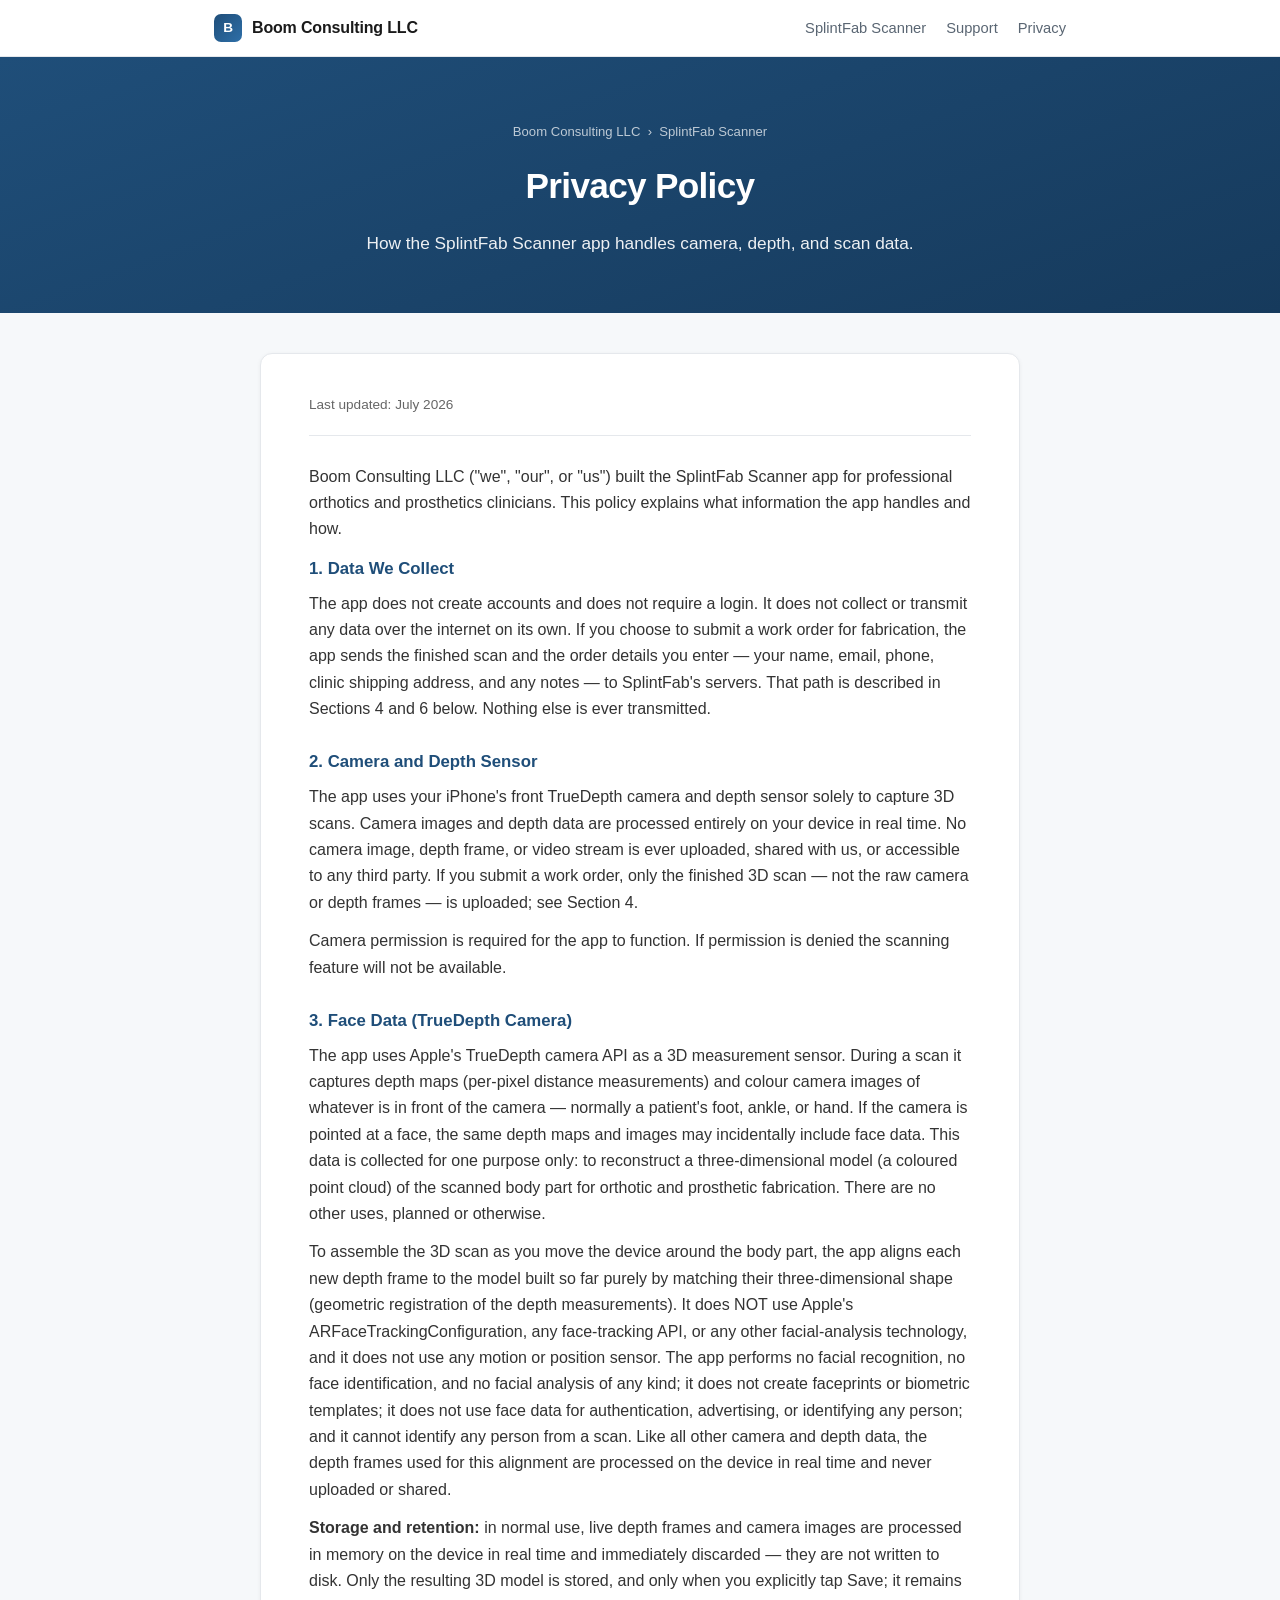
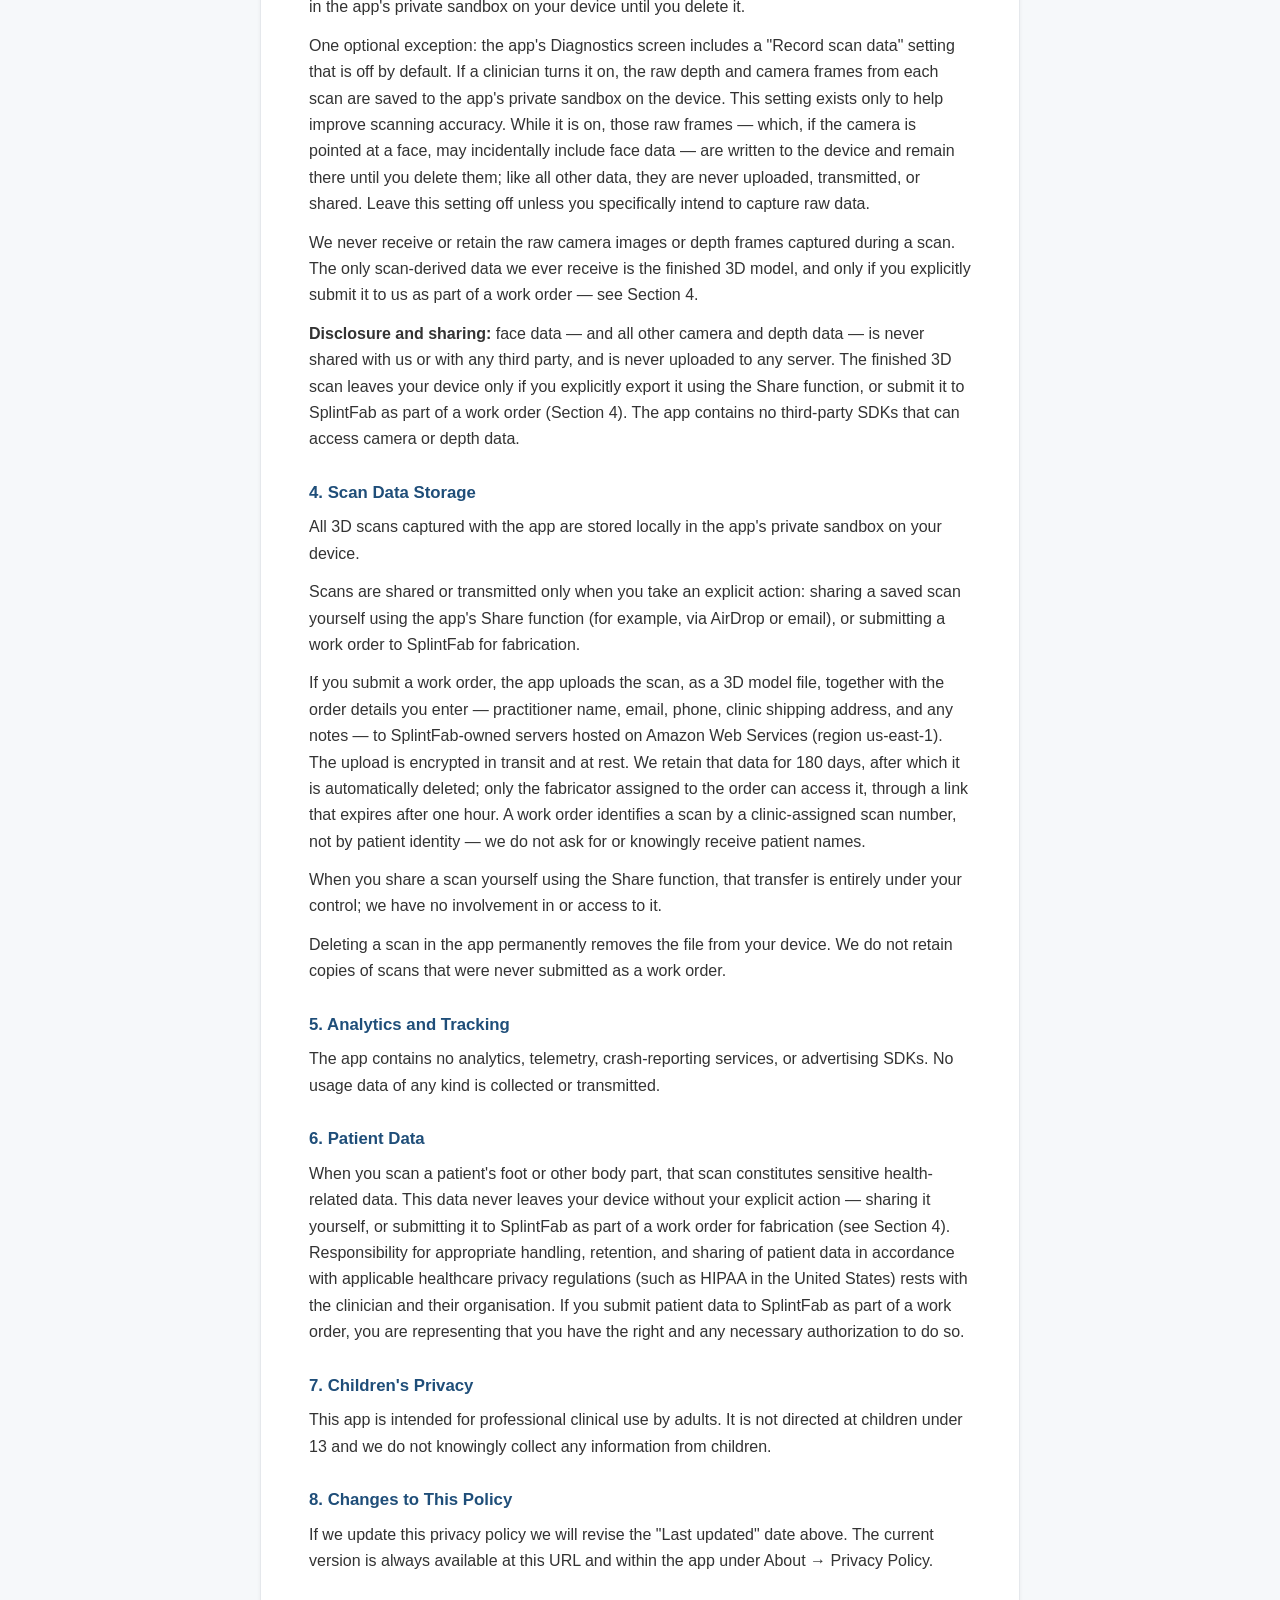
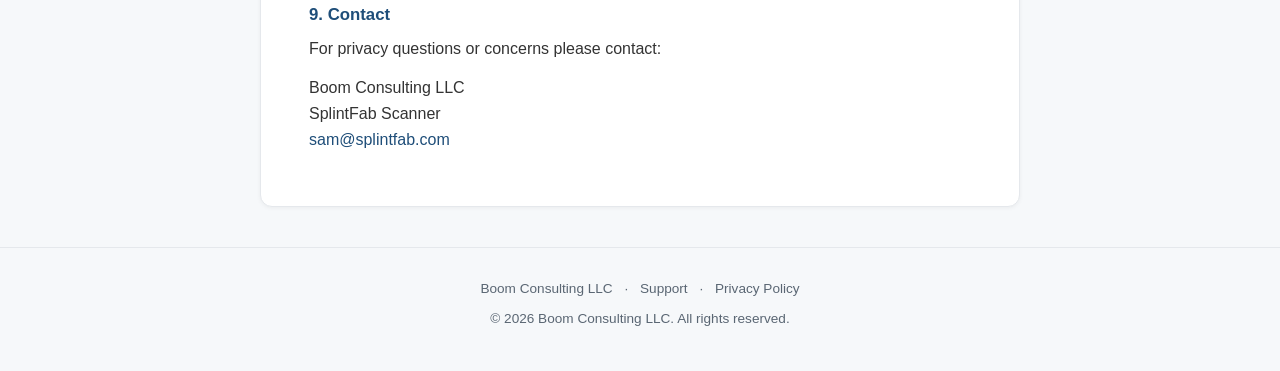
<file: privacy/index.html>
<!DOCTYPE html>
<html lang="en">
<head>
  <meta charset="UTF-8">
  <meta name="viewport" content="width=device-width, initial-scale=1.0">
  <title>Privacy Policy — SplintFab Scanner</title>
  <meta name="description" content="Privacy policy for the SplintFab Scanner iOS app by Boom Consulting LLC.">
  <link rel="stylesheet" href="../style.css">
</head>
<body>

<nav>
  <div class="nav-inner">
    <a class="brand" href="https://boomcon.space/"><span class="mark">B</span> Boom Consulting LLC</a>
    <div class="nav-links">
      <a href="https://boomcon.space/splintfab/">SplintFab Scanner</a>
      <a href="../support/">Support</a>
      <a href="../privacy/">Privacy</a>
    </div>
  </div>
</nav>

<header class="hero">
  <div class="crumb"><a href="https://boomcon.space/">Boom Consulting LLC</a> &nbsp;&rsaquo;&nbsp; <a href="https://boomcon.space/splintfab/">SplintFab Scanner</a></div>
  <h1>Privacy Policy</h1>
  <p>How the SplintFab Scanner app handles camera, depth, and scan data.</p>
</header>

<main>
  <p class="meta">Last updated: July 2026</p>

  <p>Boom Consulting LLC ("we", "our", or "us") built the SplintFab Scanner app for professional orthotics and prosthetics clinicians. This policy explains what information the app handles and how.</p>

  <h2>1. Data We Collect</h2>
  <p>The app does not create accounts and does not require a login. It does not collect or transmit any data over the internet on its own. If you choose to submit a work order for fabrication, the app sends the finished scan and the order details you enter &mdash; your name, email, phone, clinic shipping address, and any notes &mdash; to SplintFab's servers. That path is described in Sections 4 and 6 below. Nothing else is ever transmitted.</p>

  <h2>2. Camera and Depth Sensor</h2>
  <p>The app uses your iPhone's front TrueDepth camera and depth sensor solely to capture 3D scans. Camera images and depth data are processed entirely on your device in real time. No camera image, depth frame, or video stream is ever uploaded, shared with us, or accessible to any third party. If you submit a work order, only the finished 3D scan &mdash; not the raw camera or depth frames &mdash; is uploaded; see Section 4.</p>
  <p>Camera permission is required for the app to function. If permission is denied the scanning feature will not be available.</p>

  <h2>3. Face Data (TrueDepth Camera)</h2>
  <p>The app uses Apple's TrueDepth camera API as a 3D measurement sensor. During a scan it captures depth maps (per-pixel distance measurements) and colour camera images of whatever is in front of the camera &mdash; normally a patient's foot, ankle, or hand. If the camera is pointed at a face, the same depth maps and images may incidentally include face data. This data is collected for one purpose only: to reconstruct a three-dimensional model (a coloured point cloud) of the scanned body part for orthotic and prosthetic fabrication. There are no other uses, planned or otherwise.</p>
  <p>To assemble the 3D scan as you move the device around the body part, the app aligns each new depth frame to the model built so far purely by matching their three-dimensional shape (geometric registration of the depth measurements). It does NOT use Apple's ARFaceTrackingConfiguration, any face-tracking API, or any other facial-analysis technology, and it does not use any motion or position sensor. The app performs no facial recognition, no face identification, and no facial analysis of any kind; it does not create faceprints or biometric templates; it does not use face data for authentication, advertising, or identifying any person; and it cannot identify any person from a scan. Like all other camera and depth data, the depth frames used for this alignment are processed on the device in real time and never uploaded or shared.</p>
  <p><strong>Storage and retention:</strong> in normal use, live depth frames and camera images are processed in memory on the device in real time and immediately discarded &mdash; they are not written to disk. Only the resulting 3D model is stored, and only when you explicitly tap Save; it remains in the app's private sandbox on your device until you delete it.</p>
  <p>One optional exception: the app's Diagnostics screen includes a "Record scan data" setting that is off by default. If a clinician turns it on, the raw depth and camera frames from each scan are saved to the app's private sandbox on the device. This setting exists only to help improve scanning accuracy. While it is on, those raw frames &mdash; which, if the camera is pointed at a face, may incidentally include face data &mdash; are written to the device and remain there until you delete them; like all other data, they are never uploaded, transmitted, or shared. Leave this setting off unless you specifically intend to capture raw data.</p>
  <p>We never receive or retain the raw camera images or depth frames captured during a scan. The only scan-derived data we ever receive is the finished 3D model, and only if you explicitly submit it to us as part of a work order &mdash; see Section 4.</p>
  <p><strong>Disclosure and sharing:</strong> face data &mdash; and all other camera and depth data &mdash; is never shared with us or with any third party, and is never uploaded to any server. The finished 3D scan leaves your device only if you explicitly export it using the Share function, or submit it to SplintFab as part of a work order (Section 4). The app contains no third-party SDKs that can access camera or depth data.</p>

  <h2>4. Scan Data Storage</h2>
  <p>All 3D scans captured with the app are stored locally in the app's private sandbox on your device.</p>
  <p>Scans are shared or transmitted only when you take an explicit action: sharing a saved scan yourself using the app's Share function (for example, via AirDrop or email), or submitting a work order to SplintFab for fabrication.</p>
  <p>If you submit a work order, the app uploads the scan, as a 3D model file, together with the order details you enter &mdash; practitioner name, email, phone, clinic shipping address, and any notes &mdash; to SplintFab-owned servers hosted on Amazon Web Services (region us-east-1). The upload is encrypted in transit and at rest. We retain that data for 180 days, after which it is automatically deleted; only the fabricator assigned to the order can access it, through a link that expires after one hour. A work order identifies a scan by a clinic-assigned scan number, not by patient identity &mdash; we do not ask for or knowingly receive patient names.</p>
  <p>When you share a scan yourself using the Share function, that transfer is entirely under your control; we have no involvement in or access to it.</p>
  <p>Deleting a scan in the app permanently removes the file from your device. We do not retain copies of scans that were never submitted as a work order.</p>

  <h2>5. Analytics and Tracking</h2>
  <p>The app contains no analytics, telemetry, crash-reporting services, or advertising SDKs. No usage data of any kind is collected or transmitted.</p>

  <h2>6. Patient Data</h2>
  <p>When you scan a patient's foot or other body part, that scan constitutes sensitive health-related data. This data never leaves your device without your explicit action &mdash; sharing it yourself, or submitting it to SplintFab as part of a work order for fabrication (see Section 4). Responsibility for appropriate handling, retention, and sharing of patient data in accordance with applicable healthcare privacy regulations (such as HIPAA in the United States) rests with the clinician and their organisation. If you submit patient data to SplintFab as part of a work order, you are representing that you have the right and any necessary authorization to do so.</p>

  <h2>7. Children's Privacy</h2>
  <p>This app is intended for professional clinical use by adults. It is not directed at children under 13 and we do not knowingly collect any information from children.</p>

  <h2>8. Changes to This Policy</h2>
  <p>If we update this privacy policy we will revise the "Last updated" date above. The current version is always available at this URL and within the app under About &rarr; Privacy Policy.</p>

  <h2>9. Contact</h2>
  <p>For privacy questions or concerns please contact:</p>
  <p>Boom Consulting LLC<br>SplintFab Scanner<br><a href="mailto:sam@splintfab.com">sam@splintfab.com</a></p>
</main>

<footer>
  <a href="https://boomcon.space/">Boom Consulting LLC</a> &middot;
  <a href="../support/">Support</a> &middot;
  <a href="../privacy/">Privacy Policy</a>
  <div style="margin-top:8px;">&copy; 2026 Boom Consulting LLC. All rights reserved.</div>
</footer>

</body>
</html>
</file>
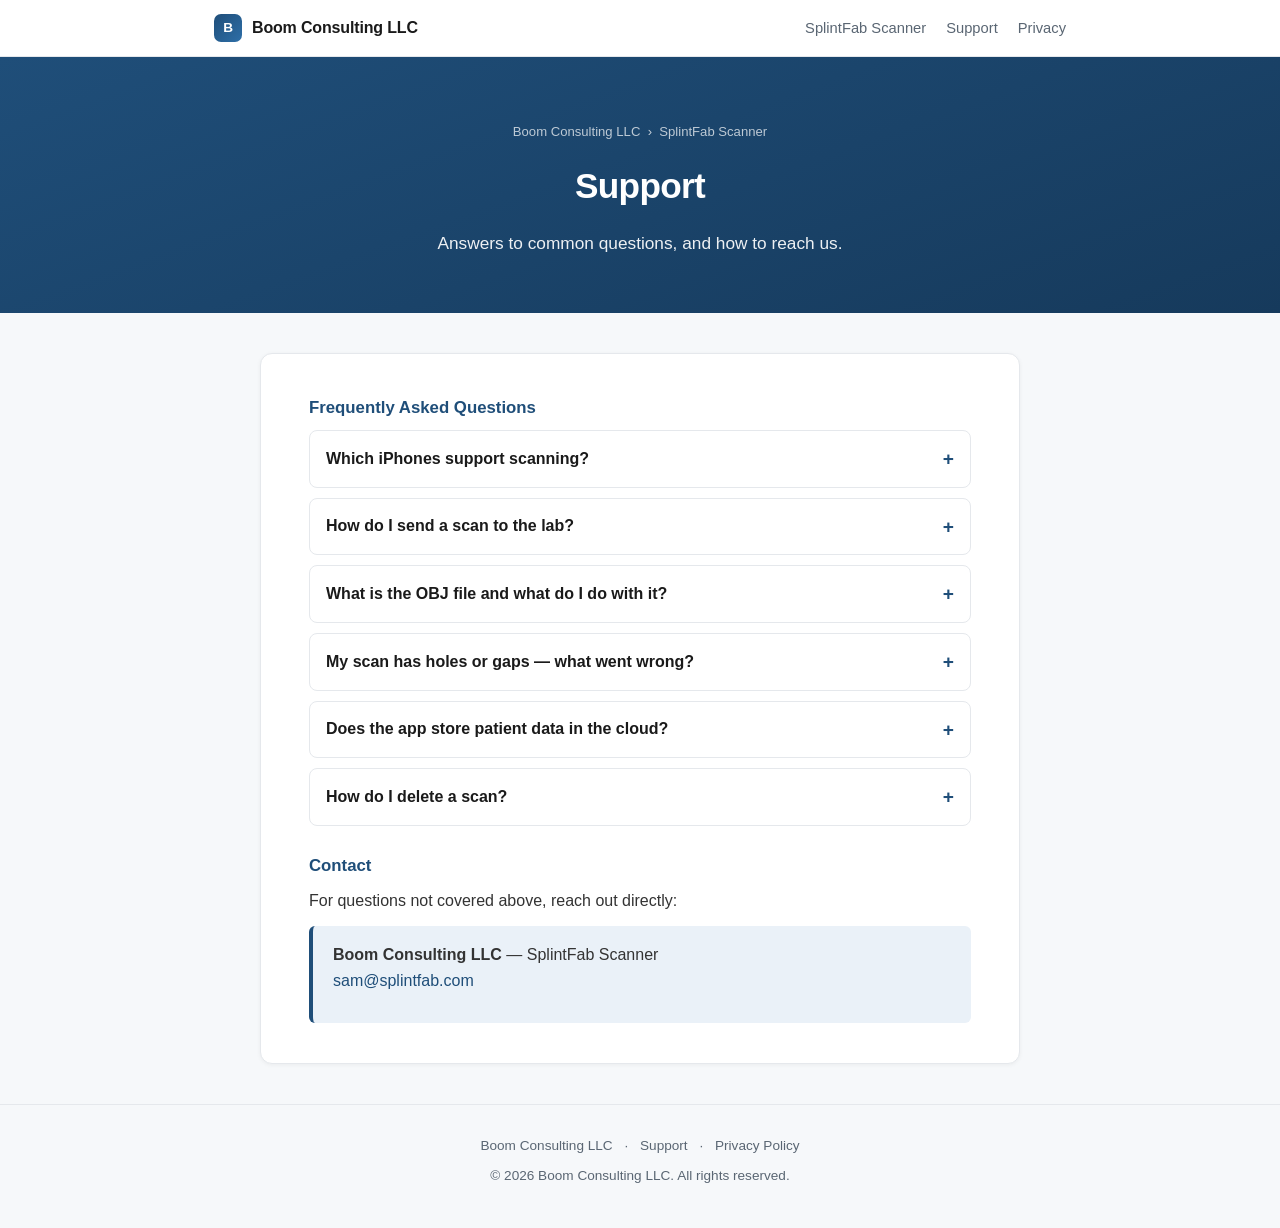
<file: support/index.html>
<!DOCTYPE html>
<html lang="en">
<head>
  <meta charset="UTF-8">
  <meta name="viewport" content="width=device-width, initial-scale=1.0">
  <title>Support — SplintFab Scanner</title>
  <meta name="description" content="Support and FAQ for the SplintFab Scanner iOS app by Boom Consulting LLC.">
  <link rel="stylesheet" href="../style.css">
</head>
<body>

<nav>
  <div class="nav-inner">
    <a class="brand" href="https://boomcon.space/"><span class="mark">B</span> Boom Consulting LLC</a>
    <div class="nav-links">
      <a href="https://boomcon.space/splintfab/">SplintFab Scanner</a>
      <a href="../support/">Support</a>
      <a href="../privacy/">Privacy</a>
    </div>
  </div>
</nav>

<header class="hero">
  <div class="crumb"><a href="https://boomcon.space/">Boom Consulting LLC</a> &nbsp;&rsaquo;&nbsp; <a href="https://boomcon.space/splintfab/">SplintFab Scanner</a></div>
  <h1>Support</h1>
  <p>Answers to common questions, and how to reach us.</p>
</header>

<main>

  <h2>Frequently Asked Questions</h2>

  <details>
    <summary>Which iPhones support scanning?</summary>
    <div class="detail-body">
      <p>Any iPhone with a front-facing TrueDepth camera — iPhone X and later. The app requires iOS 16 or later.</p>
    </div>
  </details>

  <details>
    <summary>How do I send a scan to the lab?</summary>
    <div class="detail-body">
      <p>Tap the scan in the home list, then tap Share. Choose AirDrop to transfer directly to a nearby Mac, or use Files to save to iCloud Drive or email. The exported file is an OBJ mesh.</p>
    </div>
  </details>

  <details>
    <summary>What is the OBJ file and what do I do with it?</summary>
    <div class="detail-body">
      <p>OBJ (Wavefront OBJ) is an open standard 3D mesh format. The exported file opens directly in Meshmixer and other CAD tools used by the fabrication lab.</p>
    </div>
  </details>

  <details>
    <summary>My scan has holes or gaps — what went wrong?</summary>
    <div class="detail-body">
      <p>Gaps are usually caused by moving the phone too quickly or staying too far from the surface. Try re-scanning at 25–35 cm, moving slowly and overlapping each pass. If the speed warning appears during a scan, stop and hold still until it clears before continuing.</p>
    </div>
  </details>

  <details>
    <summary>Does the app store patient data in the cloud?</summary>
    <div class="detail-body">
      <p>No. All scans are stored locally in the app's private sandbox on your device. No data is transmitted over the internet. See the <a href="../privacy/">Privacy Policy</a> for full details.</p>
    </div>
  </details>

  <details>
    <summary>How do I delete a scan?</summary>
    <div class="detail-body">
      <p>Swipe left on any scan in the home list and tap Delete. Or use Edit mode to select and delete multiple scans at once. Deleted scans are permanently removed from the device.</p>
    </div>
  </details>

  <h2>Contact</h2>
  <p>For questions not covered above, reach out directly:</p>
  <div class="contact-box">
    <p><strong>Boom Consulting LLC</strong> &mdash; SplintFab Scanner<br>
    <a href="mailto:sam@splintfab.com">sam@splintfab.com</a></p>
  </div>

</main>

<footer>
  <a href="https://boomcon.space/">Boom Consulting LLC</a> &middot;
  <a href="../support/">Support</a> &middot;
  <a href="../privacy/">Privacy Policy</a>
  <div style="margin-top:8px;">&copy; 2026 Boom Consulting LLC. All rights reserved.</div>
</footer>

</body>
</html>
</file>
<file: style.css>
/* Shared design system for SplintFab Scanner app resources.
   Kept in sync with the Boom Consulting LLC site (boomcon.space) so
   navigating between the two feels seamless. Self-contained: no external
   fonts or cross-domain assets, so these pages stay independent of the domain. */

*, *::before, *::after { box-sizing: border-box; margin: 0; padding: 0; }

:root {
  --navy: #1F4E79;
  --navy-dark: #163a5c;
  --ink: #1a1a1a;
  --muted: #5a6673;
  --line: #e5e8ec;
  --bg: #f6f8fa;
}

html { scroll-behavior: smooth; }
body {
  font-family: -apple-system, BlinkMacSystemFont, "Segoe UI", Helvetica, Arial, sans-serif;
  font-size: 16px;
  line-height: 1.65;
  color: var(--ink);
  background: var(--bg);
}
a { color: var(--navy); text-decoration: none; }
a:hover { text-decoration: underline; }

/* Nav (identical to the LLC site) */
nav {
  position: sticky; top: 0; z-index: 10;
  background: rgba(255,255,255,0.92);
  backdrop-filter: saturate(180%) blur(8px);
  -webkit-backdrop-filter: saturate(180%) blur(8px);
  border-bottom: 1px solid var(--line);
}
.nav-inner {
  max-width: 900px; margin: 0 auto;
  display: flex; align-items: center; justify-content: space-between;
  padding: 14px 24px;
}
.brand { display: flex; align-items: center; gap: 10px; font-weight: 700; color: var(--ink); letter-spacing: -0.01em; }
.brand:hover { text-decoration: none; }
.brand .mark {
  width: 28px; height: 28px; border-radius: 7px;
  background: linear-gradient(135deg, var(--navy), #2e6fa8);
  display: inline-flex; align-items: center; justify-content: center;
  color: #fff; font-size: 0.85rem; font-weight: 800;
}
.nav-links { display: flex; gap: 20px; font-size: 0.92rem; }
.nav-links a { color: var(--muted); font-weight: 500; }
.nav-links a:hover { color: var(--navy); text-decoration: none; }
@media (max-width: 560px) { .nav-links { display: none; } }

/* Hero (gradient banner) — text is explicitly white so it never inherits
   the dark body/paragraph colour on top of the navy background. */
.hero {
  background: linear-gradient(160deg, var(--navy) 0%, var(--navy-dark) 100%);
  color: #fff;
  padding: 64px 24px 56px;
  text-align: center;
}
.hero .crumb { font-size: 0.82rem; color: #fff; opacity: 0.75; margin-bottom: 14px; }
.hero .crumb a { color: #fff; opacity: 0.95; }
.hero h1 { color: #fff; font-size: 2.2rem; font-weight: 800; letter-spacing: -0.02em; }
.hero p { max-width: 600px; margin: 14px auto 0; color: #fff; opacity: 0.92; font-size: 1.08rem; }

/* Document card (privacy / support body) */
main {
  max-width: 760px; margin: 40px auto;
  background: #fff; border: 1px solid var(--line);
  border-radius: 12px; box-shadow: 0 1px 4px rgba(0,0,0,.05);
  padding: 40px 48px;
}
.meta { font-size: 0.85rem; color: #666; margin-bottom: 28px; padding-bottom: 18px; border-bottom: 1px solid var(--line); }
main h2 { font-size: 1.05rem; font-weight: 700; color: var(--navy); margin: 26px 0 8px; }
main h2:first-child, main h2:first-of-type { margin-top: 0; }
main p { margin-bottom: 12px; color: #333; }
main a { color: var(--navy); }

/* Support FAQ accordions */
details { border: 1px solid var(--line); border-radius: 8px; margin-bottom: 10px; }
summary {
  padding: 12px 16px; font-weight: 600; cursor: pointer;
  list-style: none; display: flex; justify-content: space-between; align-items: center;
}
summary::-webkit-details-marker { display: none; }
summary::after { content: "+"; font-size: 1.2rem; color: var(--navy); }
details[open] summary::after { content: "\2212"; }
.detail-body { padding: 4px 16px 14px; color: #444; font-size: 0.95rem; }
.contact-box { background: #eaf1f8; border-left: 4px solid var(--navy); border-radius: 6px; padding: 16px 20px; margin-top: 8px; }

/* Index resource list */
.reslist { max-width: 620px; margin: 40px auto; padding: 0 24px; }
.card { background: #fff; border: 1px solid var(--line); border-radius: 12px; padding: 6px 8px; }
.card .row { display: flex; align-items: center; justify-content: space-between; gap: 16px; padding: 18px 18px; border-bottom: 1px solid var(--line); }
.card .row:last-child { border-bottom: none; }
.card .row .t { font-weight: 700; }
.card .row .d { color: var(--muted); font-size: 0.9rem; margin-top: 2px; }
.card .row a.go { color: var(--navy); font-weight: 600; white-space: nowrap; }

/* Footer (identical to the LLC site) */
footer { border-top: 1px solid var(--line); color: var(--muted); font-size: 0.85rem; text-align: center; padding: 30px 24px 40px; }
footer a { color: var(--muted); margin: 0 8px; }

@media (max-width: 640px) {
  main { margin: 16px; padding: 24px 20px; }
  .hero { padding: 52px 20px 46px; }
  .hero h1 { font-size: 1.8rem; }
}
</file>
